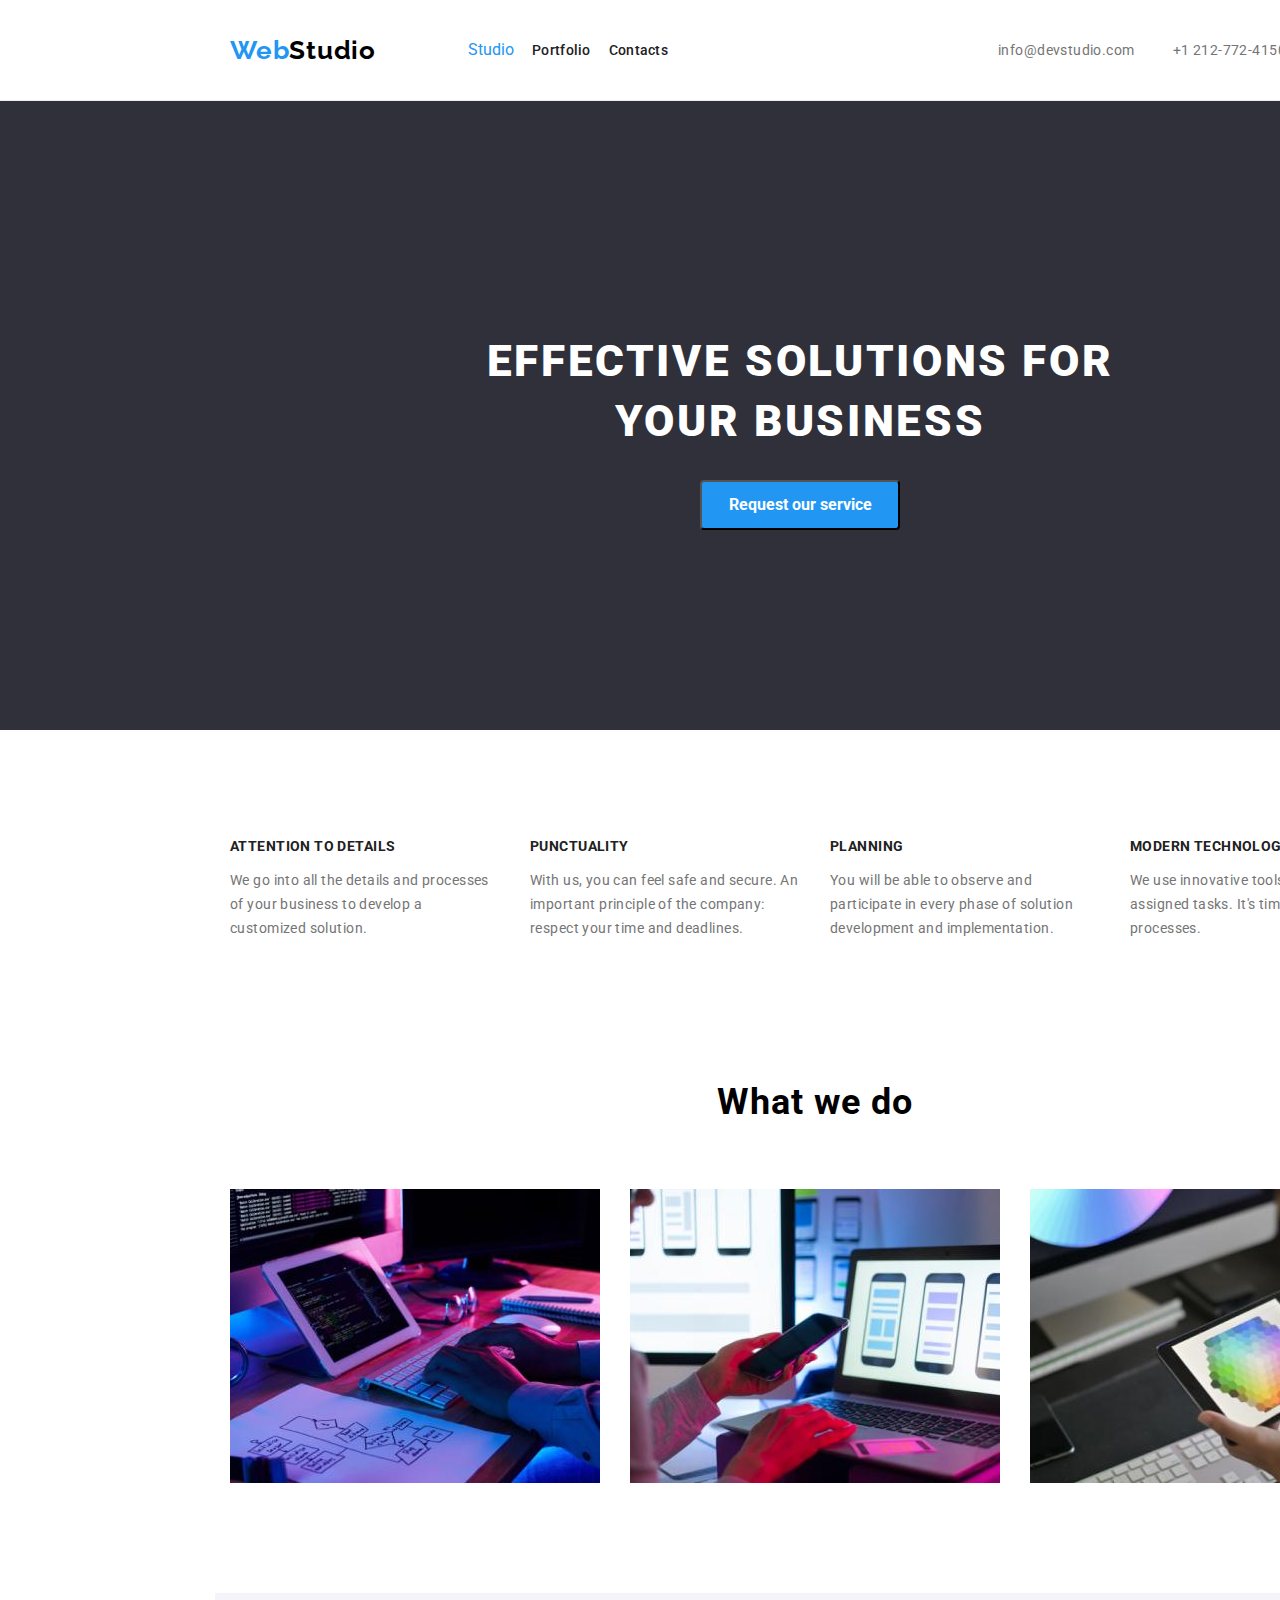
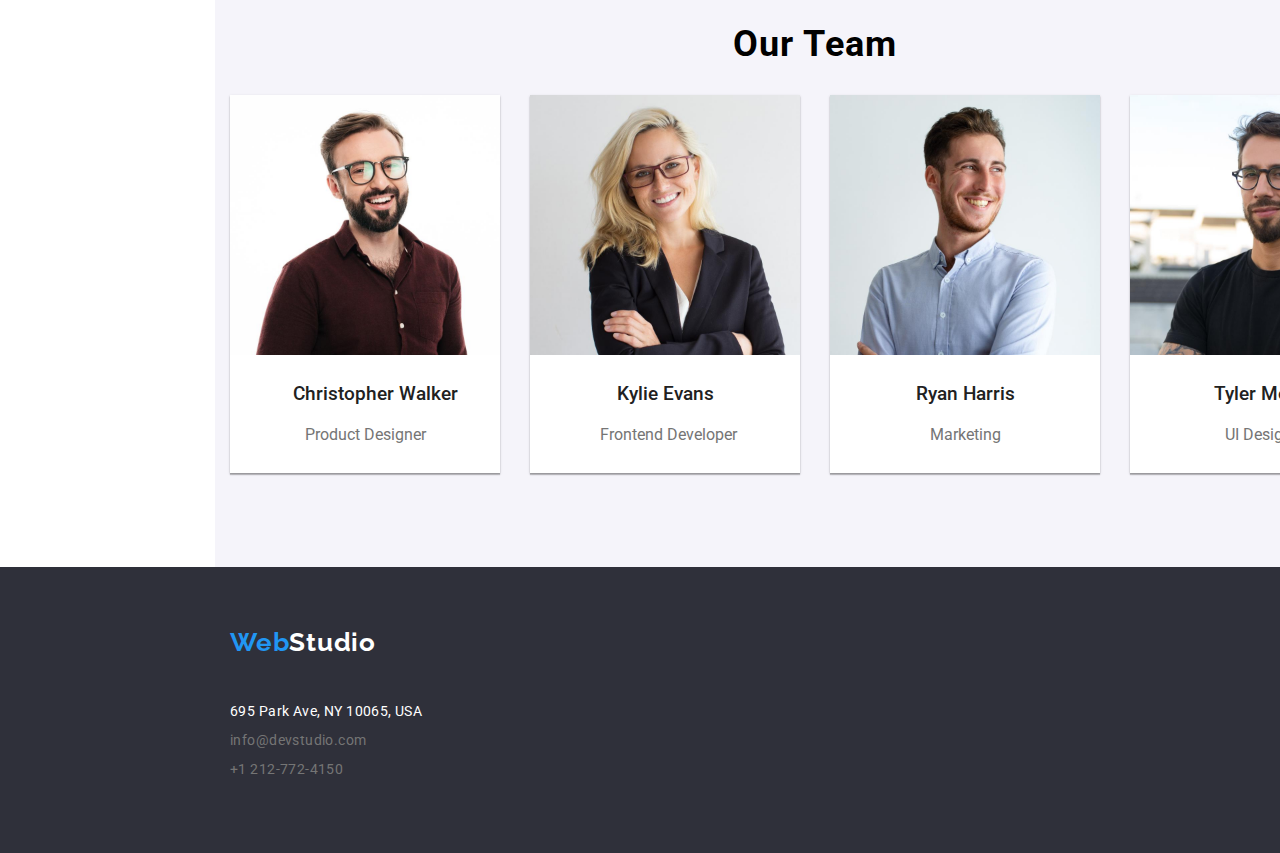
<file: index.html>
<!DOCTYPE html>
<html lang="en">
<head>
    <meta charset="UTF-8">
    <meta name="viewport" content="width=device-width, initial-scale=1.0">
    <title>Web Studio</title>
    <link rel="preconnect" href="https://fonts.googleapis.com">
    <link rel="preconnect" href="https://fonts.gstatic.com" crossorigin>
    <link href="https://fonts.googleapis.com/css2?family=Raleway:wght@700&family=Roboto:wght@400;500;700;900&display=swap"
        rel="stylesheet">
    <link rel="stylesheet" href="https://cdnjs.cloudflare.com/ajax/libs/modern-normalize/1.0.0/modern-normalize.min.css" />
    <link rel="stylesheet" href="css/styles.css">
</head>
<body>
    <header class="global-header">
        <div class="nav-container container">
            <div class="logo-container">
                <a class="logo" href="./index.html">Web<span class="logo-2">Studio</span></a>
            </div>
            <div>
                <nav class="main-navigation">
                    <ul>
                        <li><a href="./index.html" class="nav-link-current">Studio</a></li>
                        <li><a href="./portfolio.html" class="nav-link">Portfolio</a></li>
                        <li><a href="#" class="nav-link">Contacts</a></li>
                    </ul>
                </nav>
            </div>
            <div class="contacts-container contacts">
                    <a href="mailto:info@devstudio.com">info@devstudio.com</a>
                    <a href="tel:+1-212-772-4150">+1 212-772-4150</a>
            </div>
        </div>
    </header>

    <main>
        <section class="main-section">
            <h1 class="main-section-head">EFFECTIVE SOLUTIONS FOR <br> YOUR BUSINESS</h1>
            <button class="button" type="button">Request our service</button>
        </section>

        <section>
            <div class="container">
                <ul class="quality-container">
                    <li class="quality-list">
                        <h3 class="company-qualities">ATTENTION TO DETAILS</h3>
                        <p class="company-qualities-text">We go into all the details and processes of your business to develop a customized solution.</p>
                    </li>
                    <li class="quality-list">
                        <h3 class="company-qualities">PUNCTUALITY</h3>
                        <p class="company-qualities-text">With us, you can feel safe and secure. An important principle of the company: respect your time and deadlines.</p>
                    </li>
                    <li class="quality-list">
                        <h3 class="company-qualities">PLANNING</h3>
                        <p class="company-qualities-text">You will be able to observe and participate in every phase of solution development and implementation.</p>
                    </li>
                    <li class="quality-list">
                        <h3 class="company-qualities">MODERN TECHNOLOGIES</h3>
                        <p class="company-qualities-text">We use innovative tools to solve assigned tasks. It's time to simplify work processes.</p>
                    </li>
                </ul>
            </div>

            <div class="what-we-do-container container">
                <h2 class="section-heading">What we do</h2>
                <ul class="what-we-do-img">
                   <li><img src="./images/whatwedo-img1.jpg" alt="persoana tastand" width="370"></li>
                    <li><img src="./images/whatwedo-img2.jpg" alt="persoana tinand un telefon" width="370"></li>
                    <li><img src="./images/whatwedo-img3.jpg" alt="persoana tinand o tableta" width="370"></li>
                </ul>            
            </div>
        </section>

        <section class="our-team-section container">
            <h2 class="section-heading">Our Team</h2>
            <div>
                <ul class="team-member-container">
                    <li class="team-member-card">
                        <img class="tem-member-img" src="./images/persoana-1.jpg" alt="barbat cu ochelari" width="270">
                        <h3 class="team-member-name">Christopher Walker</h3>
                        <p class="team-member-rank">Product Designer</p>
                    </li>
                    
                    <li class="team-member-card">
                        <img src="./images/persoana-2.jpg" alt="femeie cu ochelari" width="270">
                        <h3 class="team-member-name">Kylie Evans</h3>
                        <p class="team-member-rank">Frontend Developer</p>
                    </li>
                    
                    <li class="team-member-card">
                        <img src="./images/persoana-3.jpg" alt="barbat purtand  o camasa albastra" width="270">
                        <h3 class="team-member-name">Ryan Harris</h3>
                        <p class="team-member-rank">Marketing</p>
                    </li>
                    
                    <li class="team-member-card">
                        <img src="./images/persoana-4.jpg" alt="barbat purtand un tricou negru" width="270">
                        <h3 class="team-member-name">Tyler Moore</h3>
                        <p class="team-member-rank">UI Designer</p>
                    </li>
                </ul>
            </div>
        </section>
    </main>

    <footer class="footer-section">
        <div class="container">
            <a class="logo" href="./index.html">Web<span class="logo-3">Studio</span></a>
            <address class="address-section">
            <ul>
                <li class="address"><a href="#">695 Park Ave, NY 10065, USA</a></li>
                <li class="contacts"><a href="mailto:info@devstudio.com">info@devstudio.com</a></li>
                <li class="contacts"><a href="tel:+1-212-772-4150">+1 212-772-4150</a></li>
            </ul>
            </address>
        </div>
    </footer>
</body>
</html>
</file>
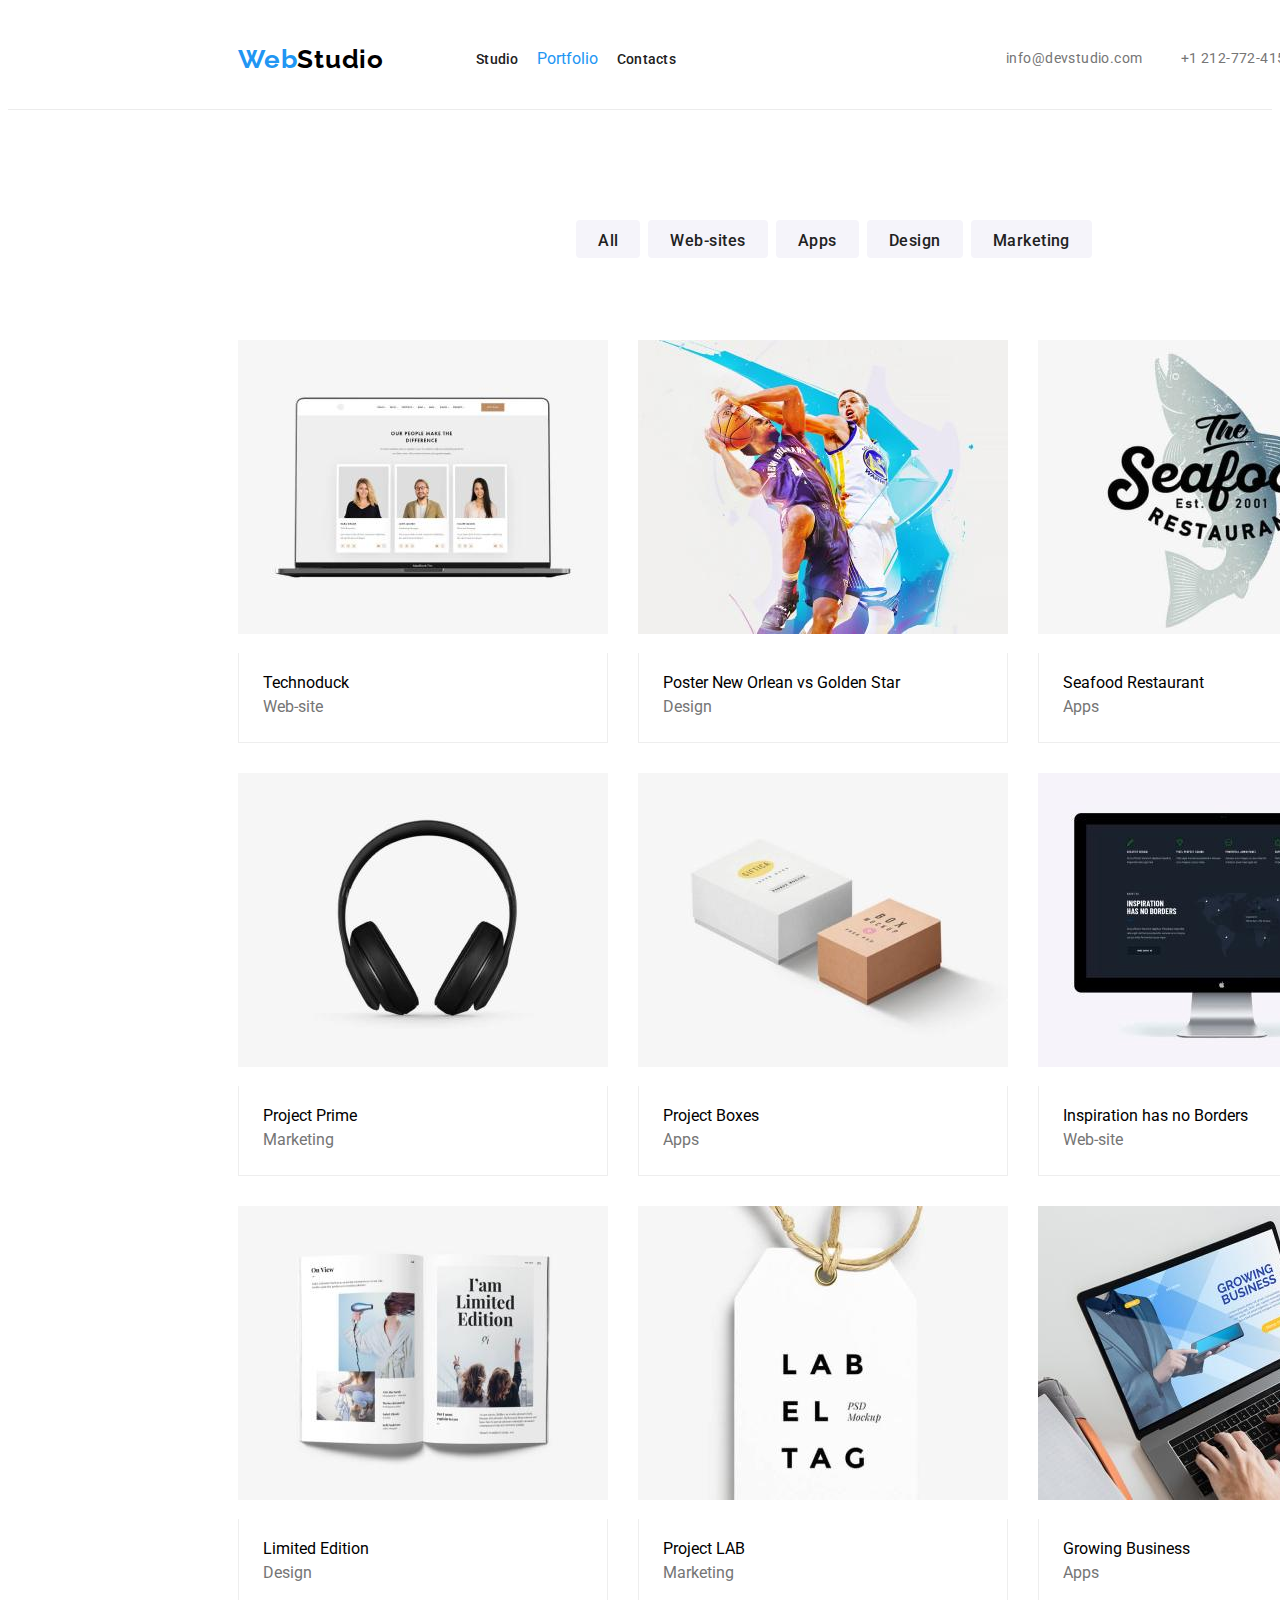
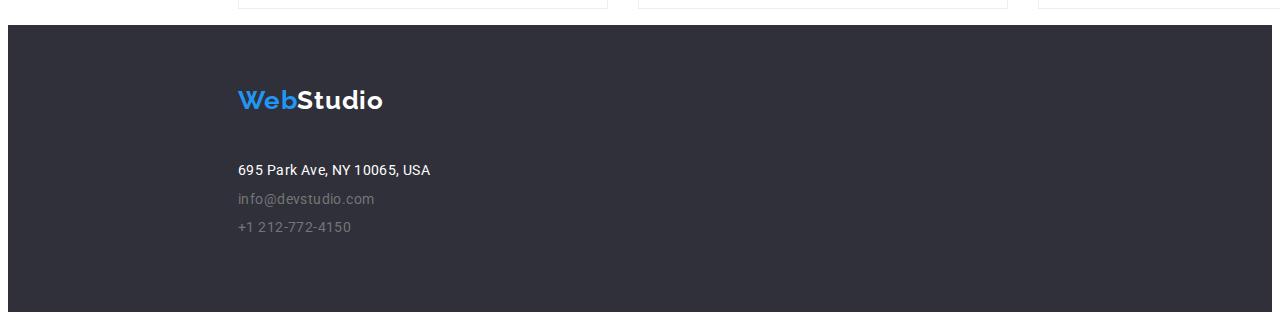
<file: portfolio.html>
<!DOCTYPE html>
<html lang="en">
<head>
    <meta charset="UTF-8">
    <meta name="viewport" content="width=device-width, initial-scale=1.0">
    <title>Portfolio</title>
    <link rel="preconnect" href="https://fonts.googleapis.com">
    <link rel="preconnect" href="https://fonts.gstatic.com" crossorigin>
    <link href="https://fonts.googleapis.com/css2?family=Raleway:wght@700&family=Roboto:wght@400;500;700;900&display=swap"
        rel="stylesheet">
    <link rel="stylesheet" href="css/styles.css">
</head>
<body>
<header class="global-header">
    <div class="nav-container container">
        <div class="logo-container">
            <a class="logo" href="./index.html">Web<span class="logo-2">Studio</span></a>
        </div>
        <div>
            <nav class="main-navigation">
                <ul>
                    <li><a href="./index.html" class="nav-link">Studio</a></li>
                    <li><a href="./portfolio.html" class="nav-link-current">Portfolio</a></li>
                    <li><a href="#" class="nav-link">Contacts</a></li>
                </ul>
            </nav>
        </div>
        <div class="contacts-container contacts">
            <a href="mailto:info@devstudio.com">info@devstudio.com</a>
            <a href="tel:+1-212-772-4150">+1 212-772-4150</a>
        </div>
    </div>
</header>

    <main>
        <section class="portfolio-section container">
            <div class="portfolio-button-list">
                <ul>
                    <li><button class="portfolio-button" type="button">All</button></li>
                    <li><button class="portfolio-button" type="button">Web-sites</button></li>
                    <li><button class="portfolio-button" type="button">Apps</button></li>
                    <li><button class="portfolio-button" type="button">Design</button></li>
                    <li><button class="portfolio-button" type="button">Marketing</button></li>
                </ul>
            </div>

            <ul class="portfolio-project-card-set">
                <li class="portfolio-project-card">
                    <img src="./images/technoduck-img.jpg" alt="site web" width="370">
                    <br>
                    <div class="portfolio-project-info">
                        <span class="portfolio-project-name">Technoduck</span>
                        <br>
                        <span class="portfolio-project-description">Web-site</span>
                    </div>
                </li>
                <li class="portfolio-project-card">
                    <img src="images/poster-new-orlean.jpg" alt="doi baschetbalisti" width="370">
                    <br>
                    <div class="portfolio-project-info">
                        <span class="portfolio-project-name">Poster New Orlean vs Golden Star</span>
                        <br>
                        <span class="portfolio-project-description">Design</span>
                    </div>
                </li>
                <li class="portfolio-project-card">
                    <img src="images/seafood-restaurant.jpg" alt="logo restaurant" width="370">
                    <br>
                    <div class="portfolio-project-info">
                        <span class="portfolio-project-name">Seafood Restaurant</span>
                        <br>
                        <span class="portfolio-project-description">Apps</span>
                    </div>
                </li>
                <li class="portfolio-project-card">
                    <img src="images/project-prime.jpg" alt="casti audio" width="370">
                    <br>
                    <div class="portfolio-project-info">
                        <span class="portfolio-project-name">Project Prime</span>
                        <br>
                        <span class="portfolio-project-description">Marketing</span>
                    </div>
                </li>
                <li class="portfolio-project-card">
                    <img src="images/project-boxes.jpg" alt="doua cutii" width="370">
                    <br>
                    <div class="portfolio-project-info">
                        <span class="portfolio-project-name">Project Boxes</span>
                        <br>
                        <span class="portfolio-project-description">Apps</span>
                    </div>
                </li>
                <li class="portfolio-project-card">
                    <img src="images/inspiration-web-site.jpg" alt="monitor accesand un site web" width="370">
                    <br>
                    <div class="portfolio-project-info">
                        <span class="portfolio-project-name">Inspiration has no Borders</span>
                        <br>
                        <span class="portfolio-project-description">Web-site</span>
                    </div>
                </li>
                <li class="portfolio-project-card">
                    <img src="images/limited-edition-design.jpg" alt="o revista deschisa" width="370">
                    <br>
                    <div class="portfolio-project-info">
                        <span class="portfolio-project-name">Limited Edition</span>
                        <br>
                        <span class="portfolio-project-description">Design</span>
                    </div>
                </li>
                <li class="portfolio-project-card">
                    <img src="images/project-lab.jpg" alt="eticheta" width="370">
                    <br>
                    <div class="portfolio-project-info">
                        <span class="portfolio-project-name">Project LAB</span>
                        <br>
                        <span class="portfolio-project-description">Marketing</span>
                    </div>
                </li>
                <li class="portfolio-project-card">
                    <img src="images/growing-business.jpg" alt="persoana tastand" width="370">
                    <br>
                    <div class="portfolio-project-info">
                        <span class="portfolio-project-name">Growing Business</span>
                        <br>
                        <span class="portfolio-project-description">Apps</span>
                    </div>
                </li>
            </ul>
        </section>
    </main>

    <footer class="footer-section">
        <div class="container">
            <a class="logo" href="./index.html">Web<span class="logo-3">Studio</span></a>
            <address class="address-section">
                <ul>
                    <li class="address"><a href="#">695 Park Ave, NY 10065, USA</a></li>
                    <li class="contacts"><a href="mailto:info@devstudio.com">info@devstudio.com</a></li>
                    <li class="contacts"><a href="tel:+1-212-772-4150">+1 212-772-4150</a></li>
                </ul>
            </address>
        </div>
    </footer>
    
</body>
</html>
</file>
<file: css/styles.css>
:root {
    --link-hover-color: #2196F3;
    --heading-color: #212121;
    --paragraph-color: #757575;
    --logo-font-family: "Raleway", sans-serif;
    --nav-logo-color: #000000;
    --main-section-backgroud-color: #2F303A;
    --main-section-text-color: #FFFFFF;
    --main-section-button-hover: #188CE8;
    --our-team-background-color: #F5F4FA;
    --portfolio-background-color: #EEEEEE;
}

body {
    font-family: Roboto, sans-serif;
}

ul {
    list-style-type: none;
}
img {
    display: block;
    max-width: 100%;
    height: auto;
}
.global-header {
    display: flex;
    border-bottom: 1px solid #ECECEC;
    align-items: center;
    width: 100%;
}
.nav-container{
    display: flex;
    width: 1200px;
    align-items: center;
    padding-top: 25px;
    padding-bottom: 25px;
}
.logo-container{
    width: 145px;
    height: 30px;
}
.logo-container span{
    display: flex;
    align-items: center;
}
.logo-container a{
    display: flex;
    align-items: center;
}

.main-navigation ul{
    display: flex;
    width: 200px;
    padding: 0;
    justify-content: space-between;
    margin-left: 93px;
    margin-right: 330px;
    
}
.contacts-container{
    display:flex;
    width: 288px;
    justify-content: space-between;
    
}
.contacts{
    font-family: Roboto;
    font-size: 14px;
    font-weight: 400;
    line-height: 16px;
    letter-spacing: 0.03em;
    text-align: left;
}
.container {
    display: flex;
    width: 1200px;
    padding-left: 15px;
    padding-right: 15px;
    margin-left: 215px;
}

.button {
    width: 200px;
    height: 50px;
    border-radius: 4px;
    cursor: pointer;
    font-weight: 700;
    background-color: var(--link-hover-color);
    color: var(--main-section-text-color)
}
.button:hover {
    background-color: var(--main-section-button-hover);
}

.logo {
    font-family: var(--logo-font-family);
    color: var(--link-hover-color);
    text-decoration: none;
    line-height: 2,18;
    font-size: 26px;
    font-weight: 700;
    line-height: 31px;
    letter-spacing: 0.03em;
    text-align: left;
}
.logo-2 {
    color: var(--nav-logo-color);
}
.logo-3{
    color: var(--main-section-text-color);
}

.nav-link {
    text-decoration: none;
    color: var(--heading-color);
    font-family: Roboto;
    font-size: 14px;
    font-weight: 500;
    line-height: 16px;
    letter-spacing: 0.02em;
    text-align: left;
}

.nav-link-current{
    color: var(--link-hover-color);
    text-decoration: none;
}

.contacts a {
    text-decoration: none;
    color: var(--paragraph-color);
    line-height: 1.17;
}
.contacts a:hover {
    text-decoration: none;
    color: var(--link-hover-color);
}

.main-section {
    background-color: var(--main-section-backgroud-color);
    width: 1600px;
    text-align: center;
    padding-top: 200px;
    padding-bottom: 200px;
}


.main-section-head {
    text-align: center;
    text-decoration: none;
    font-family: "Roboto";
    font-weight: 900;
    font-size: 44px;
    line-height: 60px;
    color:var(--main-section-text-color);
    letter-spacing: 2.64px;
    text-transform: uppercase;
}
.main-section-head .button {
    margin-top: 30px;
}

.quality-container {
    display: flex;
    flex-basis: calc((100%-270px))/4;
    gap: 30px;
    align-items: center;
    padding: 94px 0px;
    margin: 0;
}


.company-qualities {
    font-weight: 700;
    color: var(--heading-color);
    font-family: "Roboto";
    font-size: 14px;
    line-height: 16px;
    letter-spacing: 0.03em;
    text-align: left;
}
.company-qualities-text {
    line-height: 24px;
    width: 270px;
    height: 75px;
    font-weight: 400;
    color: var(--paragraph-color);
    font-family: Roboto;
    font-size: 14px;
    letter-spacing: 0.03em;
    text-align: left;
}

.section-heading {
    font-weight: 700;
    line-height: 42.19px;
    font-family: Roboto;
    font-size: 36px;
    font-weight: 700;
    line-height: 42px;
    letter-spacing: 0.03em;
    text-align: center;
}

.what-we-do-container {
    flex-direction: column;
    padding-bottom: 94px;
}
.what-we-do-container h2 {
    /* align-items: center; */
    margin-bottom: 50px;
}
.what-we-do-img {
    display: flex;
    flex-direction: row;
    justify-content: space-between;
    padding: 0;
}
.our-team-section {
    flex-direction: column;
    background-color: var(--our-team-background-color)
}

.team-member-container{
    display: flex;
    flex-direction: row;
    padding: 0;
    margin: 0;
    padding-bottom: 94px;
    justify-content: space-between;
}
.team-member-card {
    display: flex;
    flex-direction: column;
    align-items: center;
    text-align: center;
    box-shadow: 0px 2px 1px 0px rgba(0, 0, 0, 0.2),
            0px 1px 1px 0px rgba(0, 0, 0, 0.14), 0px 1px 3px 0px rgba(0, 0, 0, 0.12);
    background-color: var(--main-section-text-color);
}

.team-member-img{
    margin-bottom: 30px;
}
.team-member-name {
    white-space: nowrap;
    flex-direction: row;
    width: 145px; 
    height: 19px;
    font-weight: 500;
    line-height: 18.75px;
    color: var(--heading-color);
    margin-bottom: 10px;
    margin-top: 30px;
}
.team-member-rank {
    white-space: nowrap;
    width:130px; 
    height:19px;
    font-weight: 400;
    line-height: 1.33;
    color: var(--paragraph-color);
    margin-top: 10px;
    margin-bottom: 30px;
}

.footer-section {
    display: flex;
    width: 100%;
    padding: 60px auto;
    background-color: var(--main-section-backgroud-color);
}
.footer-section .container{
    align-items: flex-start;
    flex-direction: column;
    padding-top: 60px;
    padding-bottom: 60px;
}
.footer-section a{
    text-decoration: none;
    margin-bottom: 28px;
}

.address-section{
    display: flex;
    font-style: normal;
    align-items: flex-start;
}
.address-section ul{
    display: flex;
    flex-direction: column;
    padding: 0;
    gap: 12px;
}
.address a {
    color: var(--main-section-text-color);
    font-weight: 400;
    text-decoration: none;
    font-family: Roboto;
    font-size: 14px;
    font-weight: 400;
    line-height: 16px;
    letter-spacing: 0.03em;
    text-align: left;
}
.portfolio-button-list ul{
    display: flex;
    flex-direction: row;
    padding: 0;
}
.portfolio-button-list{
    display: flex;
    flex-direction: row;
    margin-bottom: 50px;
    align-self: center;
}

.portfolio-button {
    color: var(--heading-color);
    border-radius: 4px;
    cursor: pointer;
    border: 0;
    height: 38px;
    padding: 8px 22px;
    background-color: var(--our-team-background-color);
    color: var(--heading-color);
    font-family: Roboto;
    font-size: 16px;
    font-weight: 500;
    line-height: 26px;
    letter-spacing: 0.03em;
    margin-right: 8px;
}
.portfolio-button:hover,:focus{
    background-color: var(--link-hover-color);
    color: var(--main-section-text-color);
}


.portfolio-section {
    display: flex;
    margin-top: 94px;
    flex-direction: column;
}

.portfolio-project-card-set{
    display: flex;
    flex-wrap: wrap;
    padding: 0;
    gap: 30px;
}
.portfolio-project-card{
    display: flex;
    flex-direction: column;
    flex-basis: calc((100%-60px)/3);
}

.portfolio-project-info{
    padding: 20px 24px;
    border: 1px solid var(--portfolio-background-color);
    border-top: 0;
}


.portofolio-project-name {
    font-weight: 700;
    line-height: 36px;
    color: var(--heading-color);
}
.portfolio-project-description{
    margin-top: 4px;
    font-weight: 400;
    line-height: 30px;
    color: var(--paragraph-color);
}
</file>
